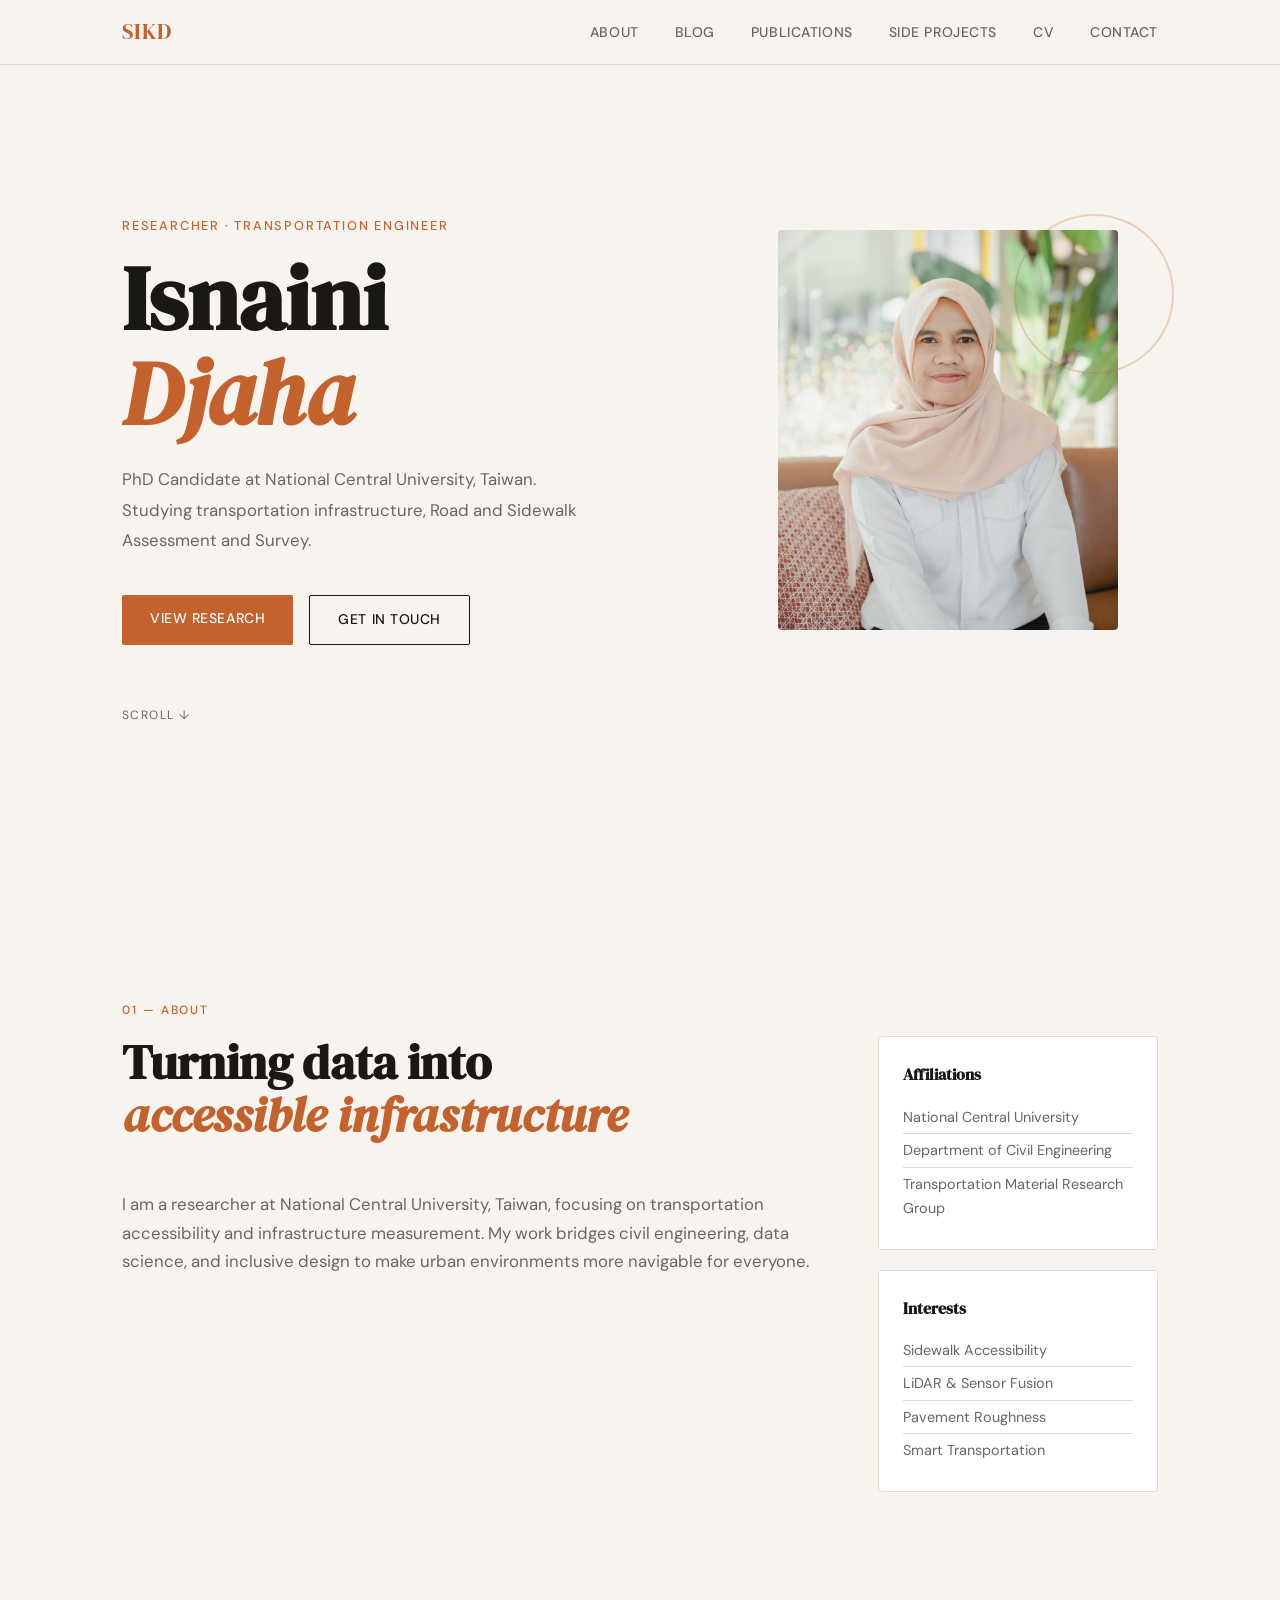
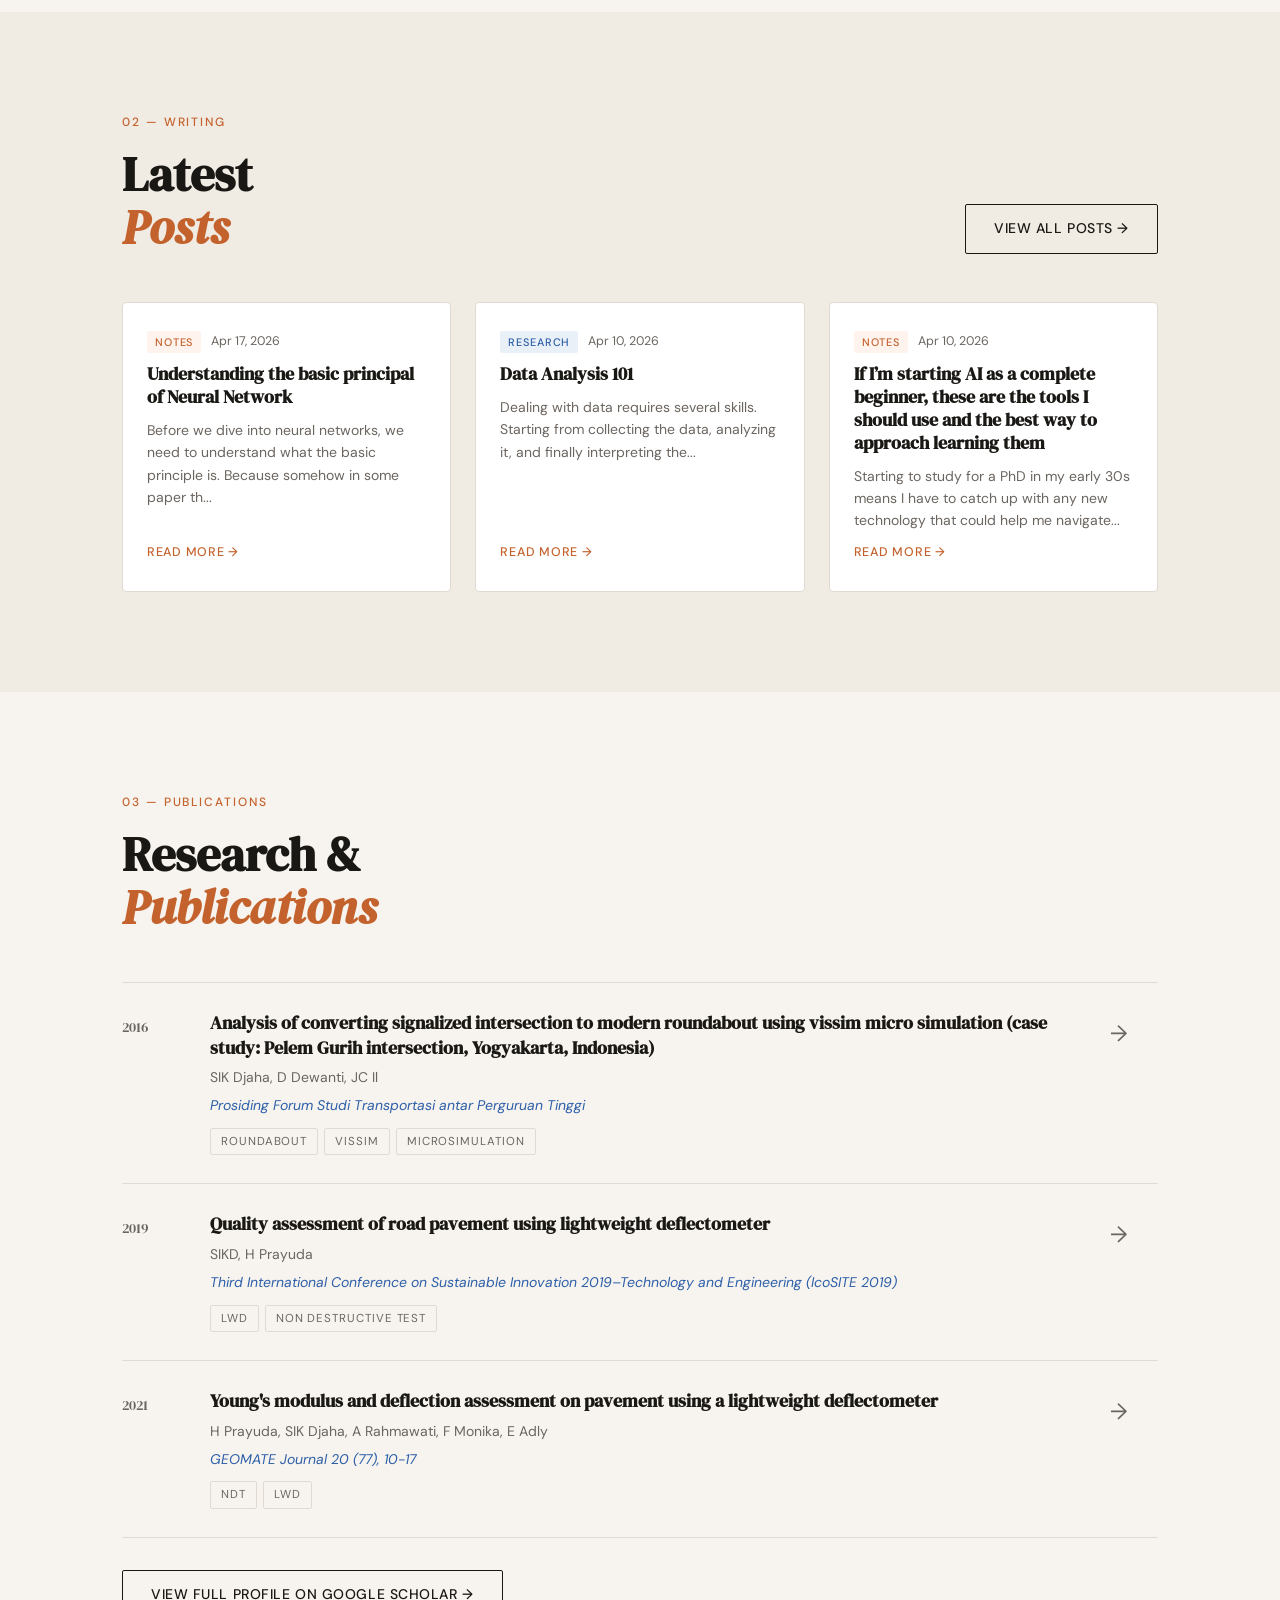
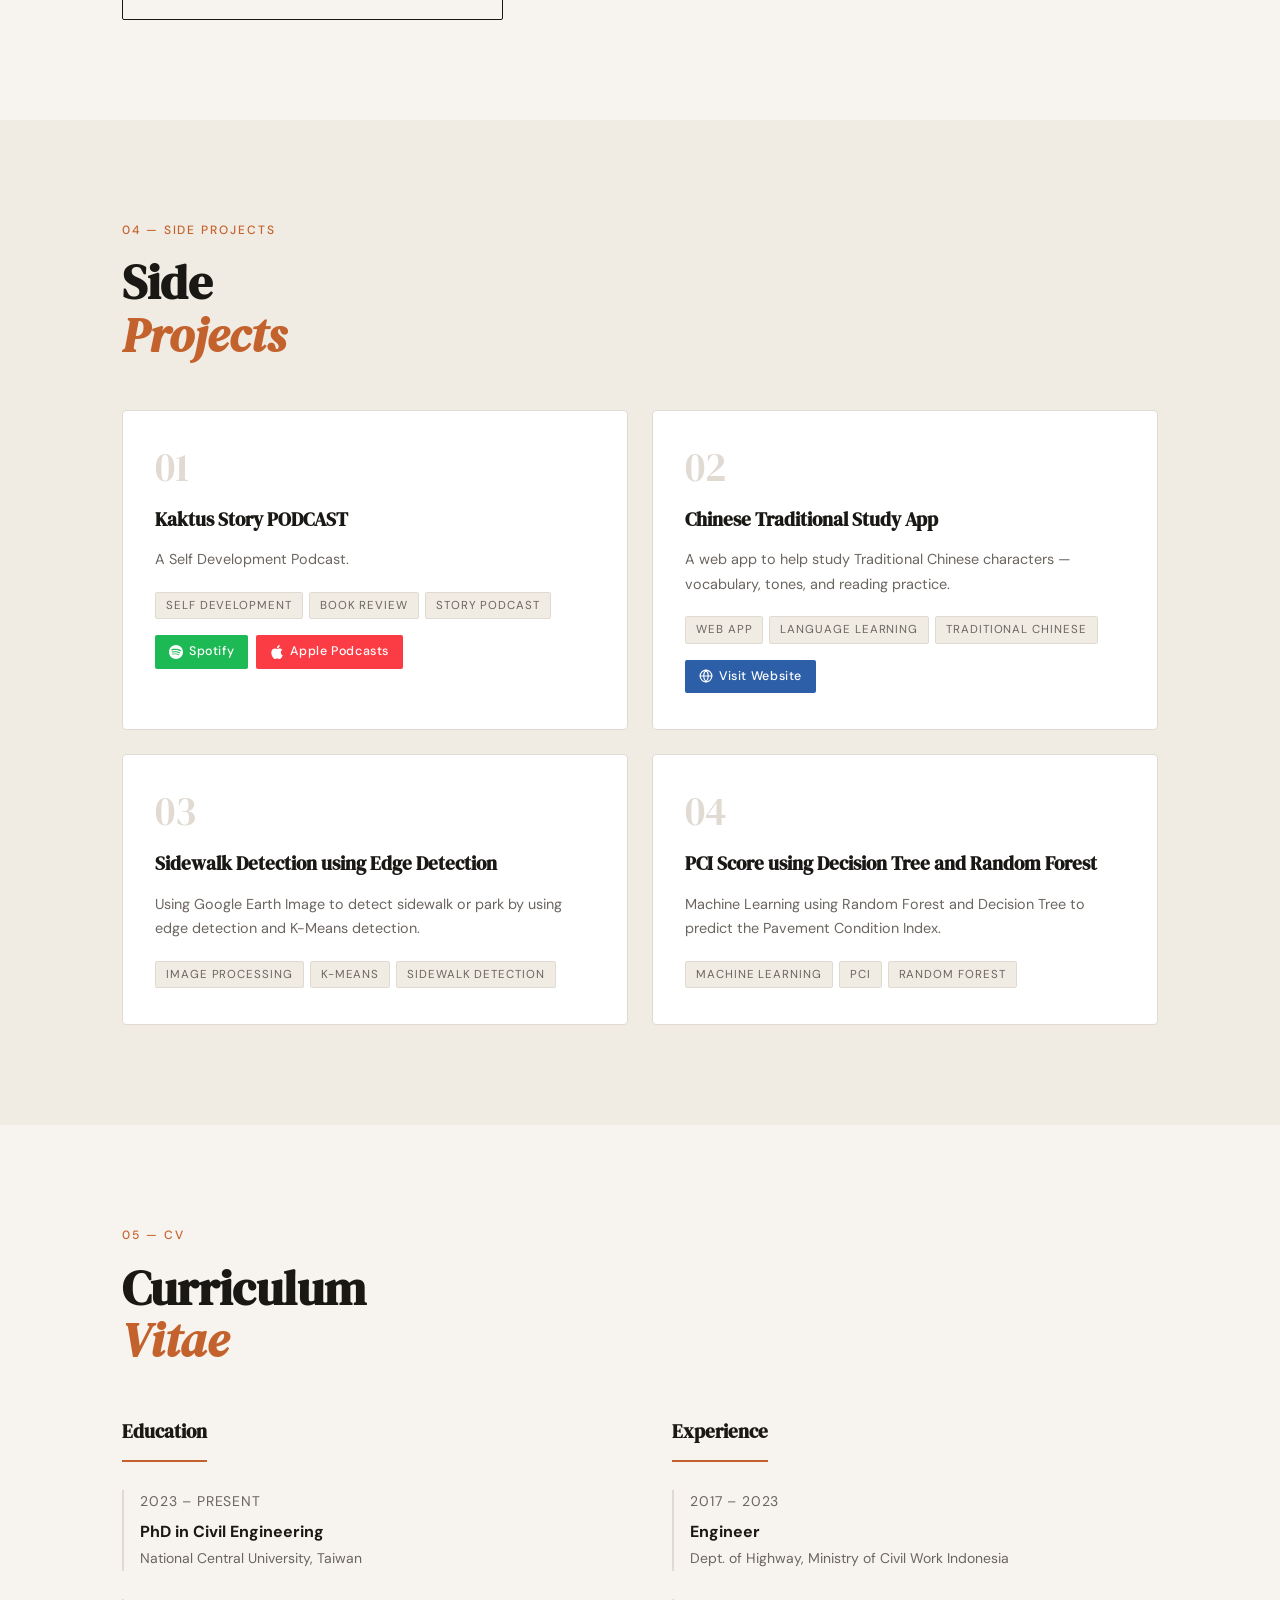
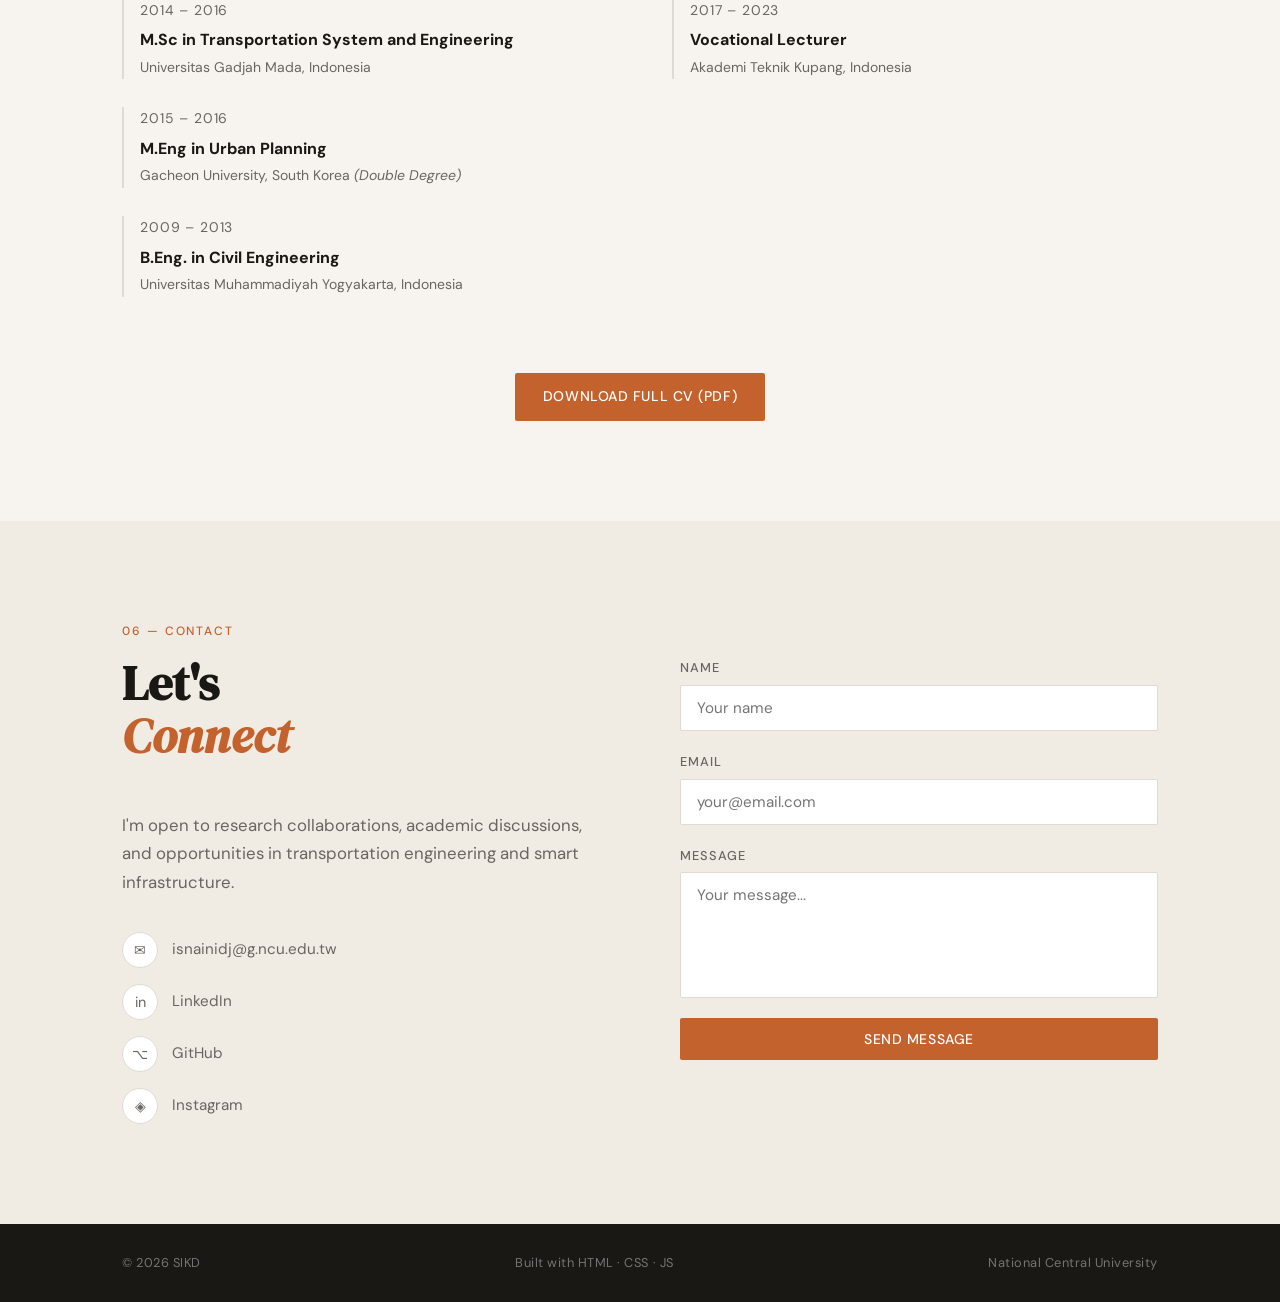
<file: index.html>
<!DOCTYPE html>
<html lang="en">
<head>
  <meta charset="UTF-8" />
  <meta name="viewport" content="width=device-width, initial-scale=1.0"/>
  <title>SIKD Portfolio</title>
  <link rel="stylesheet" href="style.css" />
  <link href="https://fonts.googleapis.com/css2?family=DM+Serif+Display:ital@0;1&family=DM+Sans:wght@300;400;500&display=swap" rel="stylesheet"/>
  <!-- Google tag (gtag.js) -->
  <script async src="https://www.googletagmanager.com/gtag/js?id=G-DDK8HKDE6V"></script>
  <script>
    window.dataLayer = window.dataLayer || [];
    function gtag(){dataLayer.push(arguments);}
    gtag('js', new Date());
    gtag('config', 'G-DDK8HKDE6V');
  </script>
</head>
<body>

  <!-- NAV -->
  <nav id="navbar">
    <div class="nav-inner">
      <span class="nav-logo">SIKD</span>
      <button class="burger" id="burger" aria-label="Toggle menu">
        <span></span><span></span><span></span>
      </button>
      <ul class="nav-links" id="nav-links">
        <li><a href="#about">About</a></li>
        <li><a href="blog.html">Blog</a></li>
        <li><a href="#publications">Publications</a></li>
        <li><a href="#projects">Side Projects</a></li>
        <li><a href="#cv">CV</a></li>
        <li><a href="#contact">Contact</a></li>
      </ul>
    </div>
  </nav>

  <!-- HERO -->
  <header class="hero">
    <div class="hero-grid">
      <div class="hero-text">
        <p class="hero-label">Researcher · Transportation Engineer</p>
        <h1 class="hero-name">Isnaini<br/><em>Djaha</em></h1>
        <p class="hero-sub">PhD Candidate at National Central University, Taiwan.<br/>
          Studying transportation infrastructure, Road and Sidewalk Assessment and Survey.</p>
        <div class="hero-cta">
          <a href="#publications" class="btn-primary">View Research</a>
          <a href="#contact" class="btn-ghost">Get in Touch</a>
        </div>
      </div>
      <div class="hero-photo-wrap">
        <div class="hero-photo-frame">
          <img src="isna.jpeg" alt="Isnaini Djaha" class="hero-photo" />
        </div>
        <div class="hero-accent-ring"></div>
      </div>
    </div>
    <div class="hero-scroll-hint">scroll ↓</div>
  </header>

  <!-- ABOUT -->
  <section id="about" class="section">
    <div class="container">
      <div class="section-label">01 — About</div>
      <div class="about-grid">
        <div class="about-main">
          <h2 class="section-title">Turning data into<br/><em>accessible infrastructure</em></h2>
          <p>I am a researcher at National Central University, Taiwan, focusing on transportation accessibility and infrastructure measurement. My work bridges civil engineering, data science, and inclusive design to make urban environments more navigable for everyone.</p>
        </div>
        <div class="about-side">
          <div class="info-card">
            <h3>Affiliations</h3>
            <ul>
              <li>National Central University</li>
              <li>Department of Civil Engineering</li>
              <li>Transportation Material Research Group</li>
            </ul>
          </div>
          <div class="info-card">
            <h3>Interests</h3>
            <ul>
              <li>Sidewalk Accessibility</li>
              <li>LiDAR &amp; Sensor Fusion</li>
              <li>Pavement Roughness</li>
              <li>Smart Transportation</li>
            </ul>
          </div>
        </div>
      </div>
    </div>
  </section>

  <!-- LATEST POSTS -->
  <section id="blog-preview" class="section section-alt">
    <div class="container">
      <div class="section-label">02 — Writing</div>
      <div style="display:flex; align-items:flex-end; justify-content:space-between; flex-wrap:wrap; gap:16px; margin-bottom:48px;">
        <h2 class="section-title" style="margin-bottom:0">Latest<br/><em>Posts</em></h2>
        <a href="blog.html" class="btn-ghost">View All Posts →</a>
      </div>
      <div id="latest-posts-grid" style="display:grid; grid-template-columns:repeat(3,1fr); gap:24px;">
        <div style="color:var(--muted); font-size:0.9rem; grid-column:1/-1; text-align:center; padding:40px 0;" id="latest-empty">
          No posts yet. <a href="blog.html" style="color:var(--accent);">Start writing →</a>
        </div>
      </div>
    </div>
  </section>

  <!-- PUBLICATIONS -->
  <section id="publications" class="section">
    <div class="container">
      <div class="section-label">03 — Publications</div>
      <h2 class="section-title">Research &amp;<br/><em>Publications</em></h2>
      <div class="pub-list">

        <article class="pub-item">
          <span class="pub-year">2016</span>
          <div class="pub-body">
            <h3 class="pub-title">Analysis of converting signalized intersection to modern roundabout using vissim micro simulation (case study: Pelem Gurih intersection, Yogyakarta, Indonesia)</h3>
            <p class="pub-authors">SIK Djaha, D Dewanti, JC Il</p>
            <p class="pub-journal">Prosiding Forum Studi Transportasi antar Perguruan Tinggi</p>
            <div class="pub-tags">
              <span class="tag">Roundabout</span>
              <span class="tag">Vissim</span>
              <span class="tag">Microsimulation</span>
            </div>
          </div>
          <a href="#" class="pub-link" aria-label="View paper">→</a>
        </article>

        <article class="pub-item">
          <span class="pub-year">2019</span>
          <div class="pub-body">
            <h3 class="pub-title">Quality assessment of road pavement using lightweight deflectometer</h3>
            <p class="pub-authors">SIKD, H Prayuda</p>
            <p class="pub-journal">Third International Conference on Sustainable Innovation 2019–Technology and Engineering (IcoSITE 2019)</p>
            <div class="pub-tags">
              <span class="tag">LWD</span>
              <span class="tag">Non Destructive Test</span>
            </div>
          </div>
          <a href="#" class="pub-link" aria-label="View paper">→</a>
        </article>

        <article class="pub-item">
          <span class="pub-year">2021</span>
          <div class="pub-body">
            <h3 class="pub-title">Young's modulus and deflection assessment on pavement using a lightweight deflectometer</h3>
            <p class="pub-authors">H Prayuda, SIK Djaha, A Rahmawati, F Monika, E Adly</p>
            <p class="pub-journal">GEOMATE Journal 20 (77), 10-17</p>
            <div class="pub-tags">
              <span class="tag">NDT</span>
              <span class="tag">LWD</span>
            </div>
          </div>
          <a href="#" class="pub-link" aria-label="View paper">→</a>
        </article>

      </div>
      <div style="margin-top: 32px;">
        <a href="https://scholar.google.com/citations?user=42AXFUIAAAAJ&hl=en" target="_blank" class="btn-ghost">View full profile on Google Scholar →</a>
      </div>
    </div>
  </section>

  <!-- PROJECTS -->
  <section id="projects" class="section section-alt">
    <div class="container">
      <div class="section-label">04 — Side Projects</div>
      <h2 class="section-title">Side<br/><em>Projects</em></h2>
      <div class="projects-grid">

        <div class="project-card">
          <div class="project-num">01</div>
          <h3>Kaktus Story PODCAST</h3>
          <p>A Self Development Podcast.</p>
          <div class="project-tags">
            <span class="tag">Self Development</span>
            <span class="tag">Book Review</span>
            <span class="tag">Story Podcast</span>
          </div>
          <div class="project-links">
            <a href="https://open.spotify.com/show/0MwXPVQeyVbnU8nPAhCc6E?si=3a3e48da8ba744f4" target="_blank" rel="noopener noreferrer" class="project-link project-link--spotify">
              <svg width="14" height="14" viewBox="0 0 24 24" fill="currentColor"><path d="M12 0C5.4 0 0 5.4 0 12s5.4 12 12 12 12-5.4 12-12S18.66 0 12 0zm5.521 17.34c-.24.359-.66.48-1.021.24-2.82-1.74-6.36-2.101-10.561-1.141-.418.122-.779-.179-.899-.539-.12-.421.18-.78.54-.9 4.56-1.021 8.52-.6 11.64 1.32.42.18.479.659.301 1.02zm1.44-3.3c-.301.42-.841.6-1.262.3-3.239-1.98-8.159-2.58-11.939-1.38-.479.12-1.02-.12-1.14-.6-.12-.48.12-1.021.6-1.141C9.6 9.9 15 10.561 18.72 12.84c.361.181.54.78.241 1.2zm.12-3.36C15.24 8.4 8.82 8.16 5.16 9.301c-.6.179-1.2-.181-1.38-.721-.18-.601.18-1.2.72-1.381 4.26-1.26 11.28-1.02 15.721 1.621.539.3.719 1.02.419 1.56-.299.421-1.02.599-1.559.3z"/></svg>
              Spotify
            </a>
            <a href="https://podcasts.apple.com/us/podcast/kaktus-story/id1846778394?l=zh-Hant-TW" target="_blank" rel="noopener noreferrer" class="project-link project-link--apple">
              <svg width="14" height="14" viewBox="0 0 24 24" fill="currentColor"><path d="M12.152 6.896c-.948 0-2.415-1.078-3.96-1.04-2.04.027-3.91 1.183-4.961 3.014-2.117 3.675-.546 9.103 1.519 12.09 1.013 1.454 2.208 3.09 3.792 3.039 1.52-.065 2.09-.987 3.935-.987 1.831 0 2.35.987 3.96.948 1.637-.026 2.676-1.48 3.676-2.948 1.156-1.688 1.636-3.325 1.662-3.415-.039-.013-3.182-1.221-3.22-4.857-.026-3.04 2.48-4.494 2.597-4.559-1.429-2.09-3.623-2.324-4.39-2.376-2-.156-3.675 1.09-4.61 1.09zM15.53 3.83c.843-1.012 1.4-2.427 1.245-3.83-1.207.052-2.662.805-3.532 1.818-.78.896-1.454 2.338-1.273 3.714 1.338.104 2.715-.688 3.56-1.701"/></svg>
              Apple Podcasts
            </a>
          </div>
        </div>

        <div class="project-card">
          <div class="project-num">02</div>
          <h3>Chinese Traditional Study App</h3>
          <p>A web app to help study Traditional Chinese characters — vocabulary, tones, and reading practice.</p>
          <div class="project-tags">
            <span class="tag">Web App</span>
            <span class="tag">Language Learning</span>
            <span class="tag">Traditional Chinese</span>
          </div>
          <div class="project-links">
            <a href="https://iniizhna.github.io/Study-Chinese-Traditional/" target="_blank" rel="noopener noreferrer" class="project-link project-link--web">
              <svg width="14" height="14" viewBox="0 0 24 24" fill="none" stroke="currentColor" stroke-width="2" stroke-linecap="round" stroke-linejoin="round"><circle cx="12" cy="12" r="10"/><line x1="2" y1="12" x2="22" y2="12"/><path d="M12 2a15.3 15.3 0 0 1 4 10 15.3 15.3 0 0 1-4 10 15.3 15.3 0 0 1-4-10 15.3 15.3 0 0 1 4-10z"/></svg>
              Visit Website
            </a>
          </div>
        </div>

        <div class="project-card">
          <div class="project-num">03</div>
          <h3>Sidewalk Detection using Edge Detection</h3>
          <p>Using Google Earth Image to detect sidewalk or park by using edge detection and K-Means detection.</p>
          <div class="project-tags">
            <span class="tag">Image Processing</span>
            <span class="tag">K-Means</span>
            <span class="tag">Sidewalk Detection</span>
          </div>
        </div>

        <div class="project-card">
          <div class="project-num">04</div>
          <h3>PCI Score using Decision Tree and Random Forest</h3>
          <p>Machine Learning using Random Forest and Decision Tree to predict the Pavement Condition Index.</p>
          <div class="project-tags">
            <span class="tag">Machine Learning</span>
            <span class="tag">PCI</span>
            <span class="tag">Random Forest</span>
          </div>
        </div>

      </div>
    </div>
  </section>

  <!-- CV -->
  <section id="cv" class="section">
    <div class="container">
      <div class="section-label">05 — CV</div>
      <h2 class="section-title">Curriculum<br/><em>Vitae</em></h2>
      <div class="cv-grid">
        <div class="cv-col">
          <h3 class="cv-col-title">Education</h3>
          <div class="cv-entry">
            <span class="cv-year">2023 – Present</span>
            <strong>PhD in Civil Engineering</strong>
            <span>National Central University, Taiwan</span>
          </div>
          <div class="cv-entry">
            <span class="cv-year">2014 – 2016</span>
            <strong>M.Sc in Transportation System and Engineering</strong>
            <span>Universitas Gadjah Mada, Indonesia</span>
          </div>
          <div class="cv-entry">
            <span class="cv-year">2015 – 2016</span>
            <strong>M.Eng in Urban Planning</strong>
            <span>Gacheon University, South Korea <em>(Double Degree)</em></span>
          </div>
          <div class="cv-entry">
            <span class="cv-year">2009 – 2013</span>
            <strong>B.Eng. in Civil Engineering</strong>
            <span>Universitas Muhammadiyah Yogyakarta, Indonesia</span>
          </div>
        </div>
        <div class="cv-col">
          <h3 class="cv-col-title">Experience</h3>
          <div class="cv-entry">
            <span class="cv-year">2017 – 2023</span>
            <strong>Engineer</strong>
            <span>Dept. of Highway, Ministry of Civil Work Indonesia</span>
          </div>
          <div class="cv-entry">
            <span class="cv-year">2017 – 2023</span>
            <strong>Vocational Lecturer</strong>
            <span>Akademi Teknik Kupang, Indonesia</span>
          </div>
        </div>
      </div>
      <div class="cv-download">
        <a href="cv.pdf.pdf" class="btn-primary" download="Isnaini_Djaha_CV.pdf">Download Full CV (PDF)</a>
      </div>
    </div>
  </section>

  <!-- CONTACT -->
  <section id="contact" class="section section-alt">
    <div class="container">
      <div class="section-label">06 — Contact</div>
      <div class="contact-grid">
        <div class="contact-left">
          <h2 class="section-title">Let's<br/><em>Connect</em></h2>
          <p>I'm open to research collaborations, academic discussions, and opportunities in transportation engineering and smart infrastructure.</p>
          <div class="contact-links">
            <a href="mailto:isnainidj@g.ncu.edu.tw" class="contact-item">
              <span class="contact-icon">✉</span>
              isnainidj@g.ncu.edu.tw
            </a>
            <a href="https://www.linkedin.com/in/isnaini-k/" target="_blank" class="contact-item">
              <span class="contact-icon">in</span>
              LinkedIn
            </a>
            <a href="https://github.com/iniizhna" target="_blank" class="contact-item">
              <span class="contact-icon">⌥</span>
              GitHub
            </a>
            <a href="https://www.instagram.com/iniizhna" target="_blank" class="contact-item">
              <span class="contact-icon">◈</span>
              Instagram
            </a>
          </div>
        </div>
        <div class="contact-right">
          <form class="contact-form" onsubmit="handleFormSubmit(event)">
            <div class="form-group">
              <label for="name">Name</label>
              <input type="text" id="name" placeholder="Your name" required />
            </div>
            <div class="form-group">
              <label for="email">Email</label>
              <input type="email" id="email" placeholder="your@email.com" required />
            </div>
            <div class="form-group">
              <label for="message">Message</label>
              <textarea id="message" rows="5" placeholder="Your message..." required></textarea>
            </div>
            <button type="submit" class="btn-primary full-width">Send Message</button>
            <p class="form-note" id="form-success" style="display:none;">✓ Message sent! (Note: connect to a backend service like Formspree to make this functional.)</p>
          </form>
        </div>
      </div>
    </div>
  </section>

  <!-- FOOTER -->
  <footer class="footer">
    <div class="container footer-inner">
      <span>© 2026 SIKD</span>
      <span>Built with HTML · CSS · JS</span>
      <span>National Central University</span>
    </div>
  </footer>

  <script src="script.js"></script>
  <script>
    // Load latest 3 posts from posts.json
    async function loadLatestPosts() {
      let posts = [];
      try {
        const res = await fetch('posts.json');
        if (res.ok) posts = await res.json();
      } catch(e) {}

      // Also check localStorage for local preview
      const local = JSON.parse(localStorage.getItem('sikd_posts') || '[]');
      local.forEach(lp => { if (!posts.find(p => p.id === lp.id)) posts.push(lp); });

      // Sort newest first
      posts.sort((a, b) => new Date(b.date) - new Date(a.date));

      const grid = document.getElementById('latest-posts-grid');
      const empty = document.getElementById('latest-empty');
      const latest = posts.slice(0, 3);

      if (latest.length === 0) { empty.style.display = 'block'; return; }
      empty.style.display = 'none';

      const catStyle = {
        research:   { label: 'Research',      cls: 'cat-research' },
        notes:      { label: 'Notes',         cls: 'cat-notes' },
        conference: { label: 'Conference',    cls: 'cat-conference' },
        paper:      { label: 'Paper Summary', cls: 'cat-paper' },
      };

      latest.forEach(post => {
        const cat = catStyle[post.category] || catStyle.notes;
        const dateStr = new Date(post.date).toLocaleDateString('en-US', { month:'short', day:'numeric', year:'numeric' });
        const excerpt = post.content.replace(/https?:\/\/\S+/g, '').trim().substring(0, 120);
        const card = document.createElement('a');
        card.href = 'blog.html';
        card.className = 'latest-post-card';
        card.innerHTML = `
          <div class="lp-meta">
            <span class="lp-cat ${cat.cls}">${cat.label}</span>
            <span class="lp-date">${dateStr}</span>
          </div>
          <h3 class="lp-title">${post.title}</h3>
          <p class="lp-excerpt">${excerpt}...</p>
          <span class="lp-more">Read more →</span>
        `;
        grid.appendChild(card);
      });
    }
    loadLatestPosts();
  </script>

</body>
</html>
</file>
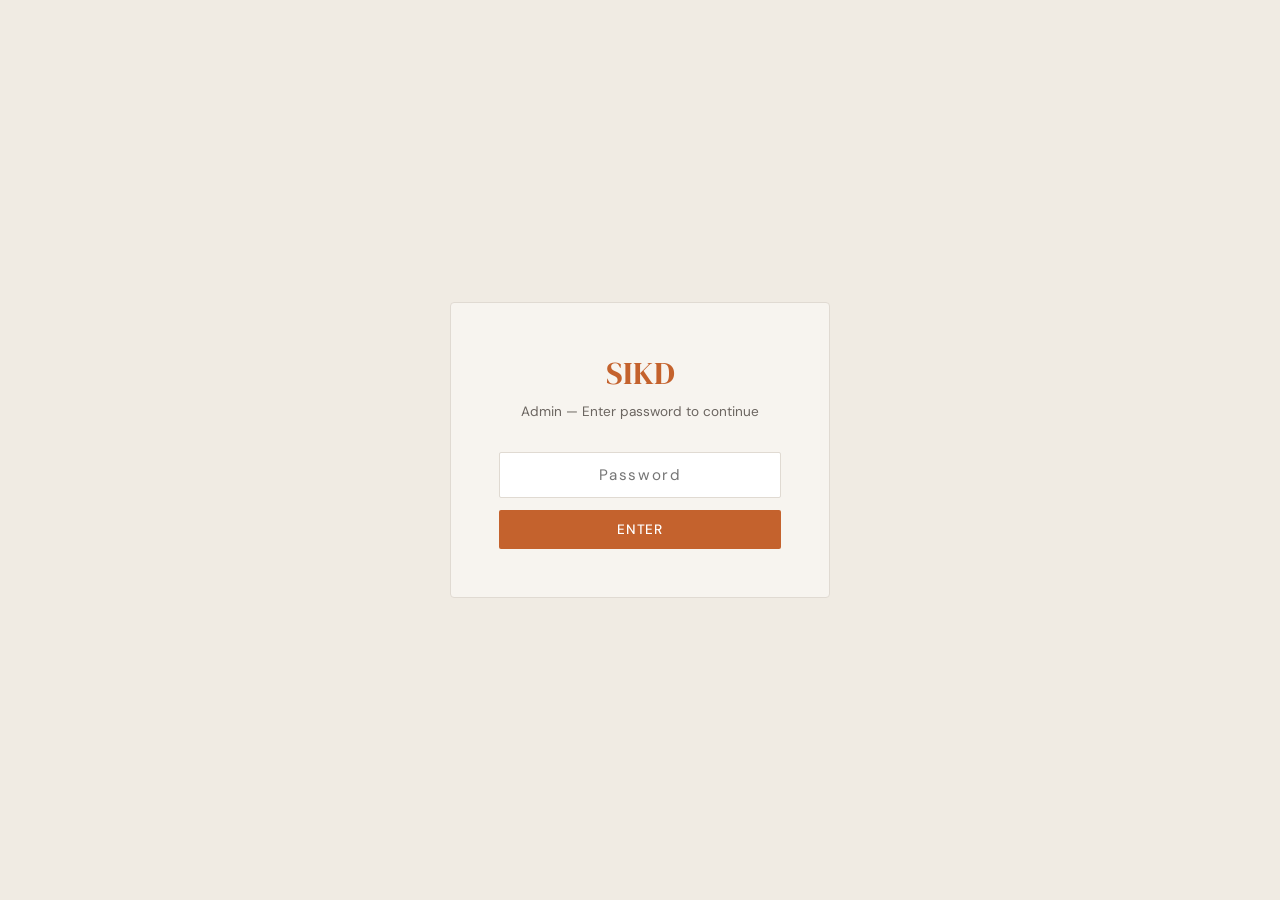
<file: admin.html>
<!DOCTYPE html>
<html lang="en">
<head>
  <meta charset="UTF-8"/>
  <meta name="viewport" content="width=device-width, initial-scale=1.0"/>
  <title>Admin — Write Post</title>
  <link href="https://fonts.googleapis.com/css2?family=DM+Serif+Display:ital@0;1&family=DM+Sans:wght@300;400;500&display=swap" rel="stylesheet"/>
  <style>
    :root {
      --cream: #F7F4EF; --ink: #1A1814; --muted: #6B6560;
      --accent: #C4622D; --accent2: #2D5FA8;
      --border: #E0DAD2; --card-bg: #FFFFFF; --alt-bg: #F0EBE3;
      --serif: 'DM Serif Display', Georgia, serif;
      --sans: 'DM Sans', sans-serif;
      --success: #2D7A3A; --danger: #B02020;
    }
    *, *::before, *::after { box-sizing: border-box; margin: 0; padding: 0; }
    body { font-family: var(--sans); background: var(--alt-bg); color: var(--ink); min-height: 100vh; }

    /* LOGIN SCREEN */
    .login-screen {
      min-height: 100vh; display: flex;
      align-items: center; justify-content: center; padding: 20px;
    }
    .login-box {
      background: var(--cream); border: 1px solid var(--border);
      border-radius: 4px; padding: 48px; max-width: 380px; width: 100%;
      text-align: center;
    }
    .login-logo { font-family: var(--serif); font-size: 2rem; color: var(--accent); margin-bottom: 8px; }
    .login-sub { font-size: 0.85rem; color: var(--muted); margin-bottom: 32px; }
    .login-box input {
      width: 100%; padding: 12px 16px; border: 1.5px solid var(--border);
      border-radius: 2px; font-family: var(--sans); font-size: 0.95rem;
      background: var(--card-bg); color: var(--ink); margin-bottom: 12px;
      outline: none; text-align: center; letter-spacing: 0.1em;
      transition: border-color 0.2s;
    }
    .login-box input:focus { border-color: var(--accent); }
    .login-error { font-size: 0.82rem; color: var(--danger); margin-bottom: 12px; display: none; }

    /* ADMIN LAYOUT */
    .admin-screen { display: none; min-height: 100vh; }
    .admin-header {
      background: var(--ink); color: var(--cream);
      padding: 0 32px; height: 64px;
      display: flex; align-items: center; justify-content: space-between;
    }
    .admin-logo { font-family: var(--serif); font-size: 1.2rem; color: var(--accent); }
    .admin-header-right { display: flex; gap: 12px; align-items: center; }
    .admin-header a { color: rgba(255,255,255,0.6); font-size: 0.82rem; text-decoration: none; transition: color 0.2s; }
    .admin-header a:hover { color: #fff; }

    .admin-body {
      max-width: 1100px; margin: 0 auto;
      padding: 40px 32px;
      display: grid; grid-template-columns: 1fr 340px; gap: 32px; align-items: start;
    }

    /* EDITOR */
    .editor-panel { background: var(--cream); border: 1px solid var(--border); border-radius: 4px; padding: 36px; }
    .editor-title-bar { display: flex; align-items: center; justify-content: space-between; margin-bottom: 28px; }
    .editor-title-bar h2 { font-family: var(--serif); font-size: 1.4rem; }
    .form-group { display: flex; flex-direction: column; gap: 6px; margin-bottom: 20px; }
    .form-group label { font-size: 0.75rem; letter-spacing: 0.1em; text-transform: uppercase; color: var(--muted); font-weight: 500; }
    .form-group input,
    .form-group select,
    .form-group textarea {
      padding: 11px 14px; border: 1.5px solid var(--border);
      border-radius: 2px; font-family: var(--sans); font-size: 0.95rem;
      background: var(--card-bg); color: var(--ink); outline: none;
      transition: border-color 0.2s; resize: none;
    }
    .form-group input:focus,
    .form-group select:focus,
    .form-group textarea:focus { border-color: var(--accent); }
    .form-group textarea { min-height: 320px; line-height: 1.7; }
    .char-count { font-size: 0.75rem; color: var(--muted); text-align: right; margin-top: 4px; }

    .btn { padding: 11px 24px; border-radius: 2px; border: none; cursor: pointer; font-family: var(--sans); font-size: 0.85rem; font-weight: 500; letter-spacing: 0.05em; text-transform: uppercase; transition: all 0.2s; }
    .btn-save { background: var(--accent); color: #fff; }
    .btn-save:hover { background: #a8501f; }
    .btn-clear { background: transparent; border: 1.5px solid var(--border); color: var(--muted); }
    .btn-clear:hover { border-color: var(--ink); color: var(--ink); }
    .btn-danger { background: transparent; border: 1.5px solid #e8b4b4; color: var(--danger); font-size: 0.78rem; padding: 7px 14px; }
    .btn-danger:hover { background: #fdf0f0; }
    .btn-export { background: var(--accent2); color: #fff; width: 100%; text-align: center; }
    .btn-export:hover { background: #244d8a; }

    .form-actions { display: flex; gap: 12px; margin-top: 8px; }
    .toast {
      padding: 12px 18px; border-radius: 2px; font-size: 0.875rem;
      margin-top: 16px; display: none;
    }
    .toast.success { background: #eaf5ec; color: var(--success); border: 1px solid #b8ddbf; }
    .toast.error { background: #fdf0f0; color: var(--danger); border: 1px solid #e8b4b4; }

    /* POSTS LIST PANEL */
    .posts-panel { display: flex; flex-direction: column; gap: 16px; }
    .panel-box { background: var(--cream); border: 1px solid var(--border); border-radius: 4px; padding: 24px; }
    .panel-box h3 { font-family: var(--serif); font-size: 1.1rem; margin-bottom: 16px; }

    .post-item {
      padding: 14px 0; border-bottom: 1px solid var(--border);
      display: flex; flex-direction: column; gap: 4px;
    }
    .post-item:last-child { border-bottom: none; padding-bottom: 0; }
    .post-item-top { display: flex; align-items: flex-start; justify-content: space-between; gap: 8px; }
    .post-item-title { font-size: 0.92rem; font-weight: 500; line-height: 1.3; flex: 1; cursor: pointer; transition: color 0.2s; }
    .post-item-title:hover { color: var(--accent); }
    .post-item-meta { display: flex; gap: 8px; align-items: center; }
    .post-item-cat { font-size: 0.68rem; letter-spacing: 0.07em; text-transform: uppercase; padding: 2px 8px; border-radius: 2px; }
    .cat-research { background: #EAF0F8; color: var(--accent2); }
    .cat-notes { background: #FFF3EE; color: var(--accent); }
    .cat-conference { background: #F0F5EA; color: #3A7D2C; }
    .cat-paper { background: #F5F0FA; color: #6B35A8; }
    .post-item-date { font-size: 0.75rem; color: var(--muted); }
    .no-posts { font-size: 0.875rem; color: var(--muted); text-align: center; padding: 20px 0; }

    /* Stats */
    .stats-grid { display: grid; grid-template-columns: 1fr 1fr; gap: 10px; }
    .stat-item { text-align: center; padding: 12px; background: var(--alt-bg); border-radius: 2px; }
    .stat-num { font-family: var(--serif); font-size: 1.6rem; color: var(--accent); }
    .stat-label { font-size: 0.72rem; color: var(--muted); text-transform: uppercase; letter-spacing: 0.07em; }

    /* Export instructions */
    .export-steps { font-size: 0.82rem; color: var(--muted); line-height: 1.7; margin-bottom: 14px; }
    .export-steps strong { color: var(--ink); }

    @media (max-width: 860px) {
      .admin-body { grid-template-columns: 1fr; }
    }
  </style>
</head>
<body>

  <!-- LOGIN -->
  <div class="login-screen" id="login-screen">
    <div class="login-box">
      <div class="login-logo">SIKD</div>
      <p class="login-sub">Admin — Enter password to continue</p>
      <p class="login-error" id="login-error">Incorrect password. Try again.</p>
      <input type="password" id="password-input" placeholder="Password" />
      <button class="btn btn-save" style="width:100%" onclick="checkPassword()">Enter</button>
    </div>
  </div>

  <!-- ADMIN -->
  <div class="admin-screen" id="admin-screen">
    <div class="admin-header">
      <span class="admin-logo">SIKD Admin</span>
      <div class="admin-header-right">
        <a href="blog.html" target="_blank">View Blog →</a>
        <a href="#" onclick="logout()">Log out</a>
      </div>
    </div>

    <div class="admin-body">

      <!-- EDITOR -->
      <div class="editor-panel">
        <div class="editor-title-bar">
          <h2 id="editor-heading">New Post</h2>
          <button class="btn btn-clear" onclick="clearForm()">Clear</button>
        </div>

        <input type="hidden" id="edit-id" value=""/>

        <div class="form-group">
          <label>Title</label>
          <input type="text" id="post-title" placeholder="Enter post title..." />
        </div>

        <div class="form-group">
          <label>Category</label>
          <select id="post-category">
            <option value="research">Research</option>
            <option value="notes">Notes</option>
            <option value="conference">Conference</option>
            <option value="paper">Paper Summary</option>
          </select>
        </div>

        <div class="form-group">
          <label>Date</label>
          <input type="date" id="post-date" />
        </div>

        <div class="form-group">
          <label>Content</label>
          <textarea id="post-content" placeholder="Write your post here...&#10;&#10;You can write freely. Press Enter for new paragraphs." oninput="updateCharCount()"></textarea>
          <div class="char-count" id="char-count">0 characters</div>
        </div>

        <div class="form-actions">
          <button class="btn btn-save" onclick="savePost()">Save Post</button>
        </div>
        <div class="toast" id="toast"></div>
      </div>

      <!-- SIDEBAR -->
      <div class="posts-panel">

        <!-- Stats -->
        <div class="panel-box">
          <h3>Overview</h3>
          <div class="stats-grid" id="stats-grid">
            <div class="stat-item"><div class="stat-num" id="stat-total">0</div><div class="stat-label">Total</div></div>
            <div class="stat-item"><div class="stat-num" id="stat-research">0</div><div class="stat-label">Research</div></div>
            <div class="stat-item"><div class="stat-num" id="stat-notes">0</div><div class="stat-label">Notes</div></div>
            <div class="stat-item"><div class="stat-num" id="stat-conference">0</div><div class="stat-label">Conference</div></div>
          </div>
        </div>

        <!-- Export -->
        <div class="panel-box">
          <h3>Publish to GitHub</h3>
          <p class="export-steps">
            After writing posts, export them as <strong>posts.json</strong> and upload that file to your GitHub repository. The blog page will load it automatically.
          </p>
          <button class="btn btn-export" onclick="exportPosts()">Export posts.json</button>
        </div>

        <!-- Posts list -->
        <div class="panel-box">
          <h3>Your Posts</h3>
          <div id="posts-list"><p class="no-posts">No posts yet.</p></div>
        </div>

      </div>
    </div>
  </div>

  <script>
    // ── PASSWORD ──
    // Change this to your own password!
    const ADMIN_PASSWORD = 'sikd2024';

    function checkPassword() {
      const val = document.getElementById('password-input').value;
      if (val === ADMIN_PASSWORD) {
        sessionStorage.setItem('admin_auth', '1');
        showAdmin();
      } else {
        document.getElementById('login-error').style.display = 'block';
        document.getElementById('password-input').value = '';
        document.getElementById('password-input').focus();
      }
    }
    document.getElementById('password-input').addEventListener('keydown', e => {
      if (e.key === 'Enter') checkPassword();
    });

    function logout() {
      sessionStorage.removeItem('admin_auth');
      location.reload();
    }

    function showAdmin() {
      document.getElementById('login-screen').style.display = 'none';
      document.getElementById('admin-screen').style.display = 'block';
      // Set today's date
      document.getElementById('post-date').value = new Date().toISOString().split('T')[0];
      loadPostsList();
    }

    // Auto-login if already authenticated this session
    if (sessionStorage.getItem('admin_auth') === '1') showAdmin();

    // ── POSTS ──
    function getPosts() { return JSON.parse(localStorage.getItem('sikd_posts') || '[]'); }
    function savePosts(posts) { localStorage.setItem('sikd_posts', JSON.stringify(posts)); }

    function savePost() {
      const title = document.getElementById('post-title').value.trim();
      const category = document.getElementById('post-category').value;
      const date = document.getElementById('post-date').value;
      const content = document.getElementById('post-content').value.trim();
      const editId = document.getElementById('edit-id').value;

      if (!title) return showToast('Please enter a title.', 'error');
      if (!content) return showToast('Please write some content.', 'error');
      if (!date) return showToast('Please select a date.', 'error');

      const posts = getPosts();

      if (editId) {
        // Update existing
        const idx = posts.findIndex(p => p.id === editId);
        if (idx > -1) {
          posts[idx] = { ...posts[idx], title, category, date, content };
          savePosts(posts);
          showToast('Post updated!', 'success');
          clearForm();
        }
      } else {
        // New post
        const post = {
          id: 'post_' + Date.now(),
          title, category, date, content
        };
        posts.unshift(post);
        savePosts(posts);
        showToast('Post saved! Remember to export and upload posts.json to GitHub.', 'success');
        clearForm();
      }
      loadPostsList();
    }

    function editPost(id) {
      const posts = getPosts();
      const post = posts.find(p => p.id === id);
      if (!post) return;
      document.getElementById('edit-id').value = post.id;
      document.getElementById('post-title').value = post.title;
      document.getElementById('post-category').value = post.category;
      document.getElementById('post-date').value = post.date;
      document.getElementById('post-content').value = post.content;
      document.getElementById('editor-heading').textContent = 'Edit Post';
      updateCharCount();
      window.scrollTo({ top: 0, behavior: 'smooth' });
    }

    function deletePost(id) {
      if (!confirm('Delete this post?')) return;
      const posts = getPosts().filter(p => p.id !== id);
      savePosts(posts);
      loadPostsList();
      showToast('Post deleted.', 'success');
    }

    function clearForm() {
      document.getElementById('edit-id').value = '';
      document.getElementById('post-title').value = '';
      document.getElementById('post-category').value = 'research';
      document.getElementById('post-date').value = new Date().toISOString().split('T')[0];
      document.getElementById('post-content').value = '';
      document.getElementById('editor-heading').textContent = 'New Post';
      updateCharCount();
    }

    function loadPostsList() {
      const posts = getPosts();
      const list = document.getElementById('posts-list');

      // Stats
      document.getElementById('stat-total').textContent = posts.length;
      document.getElementById('stat-research').textContent = posts.filter(p=>p.category==='research').length;
      document.getElementById('stat-notes').textContent = posts.filter(p=>p.category==='notes').length;
      document.getElementById('stat-conference').textContent = posts.filter(p=>p.category==='conference').length;

      if (posts.length === 0) {
        list.innerHTML = '<p class="no-posts">No posts yet. Write your first one!</p>';
        return;
      }

      const catLabels = { research:'Research', notes:'Notes', conference:'Conference', paper:'Paper Summary' };
      list.innerHTML = posts.map(p => `
        <div class="post-item">
          <div class="post-item-top">
            <div class="post-item-title" onclick="editPost('${p.id}')">${p.title}</div>
            <button class="btn btn-danger" onclick="deletePost('${p.id}')">Delete</button>
          </div>
          <div class="post-item-meta">
            <span class="post-item-cat cat-${p.category}">${catLabels[p.category]||p.category}</span>
            <span class="post-item-date">${new Date(p.date).toLocaleDateString('en-US',{month:'short',day:'numeric',year:'numeric'})}</span>
          </div>
        </div>
      `).join('');
    }

    // ── EXPORT ──
    function exportPosts() {
      const posts = getPosts();
      if (posts.length === 0) return showToast('No posts to export yet!', 'error');
      const blob = new Blob([JSON.stringify(posts, null, 2)], { type: 'application/json' });
      const a = document.createElement('a');
      a.href = URL.createObjectURL(blob);
      a.download = 'posts.json';
      a.click();
      showToast('posts.json downloaded! Upload it to your GitHub repository.', 'success');
    }

    // ── UI HELPERS ──
    function updateCharCount() {
      const len = document.getElementById('post-content').value.length;
      document.getElementById('char-count').textContent = len.toLocaleString() + ' characters';
    }

    function showToast(msg, type) {
      const toast = document.getElementById('toast');
      toast.textContent = msg;
      toast.className = 'toast ' + type;
      toast.style.display = 'block';
      setTimeout(() => { toast.style.display = 'none'; }, 4000);
    }
  </script>
</body>
</html>
</file>
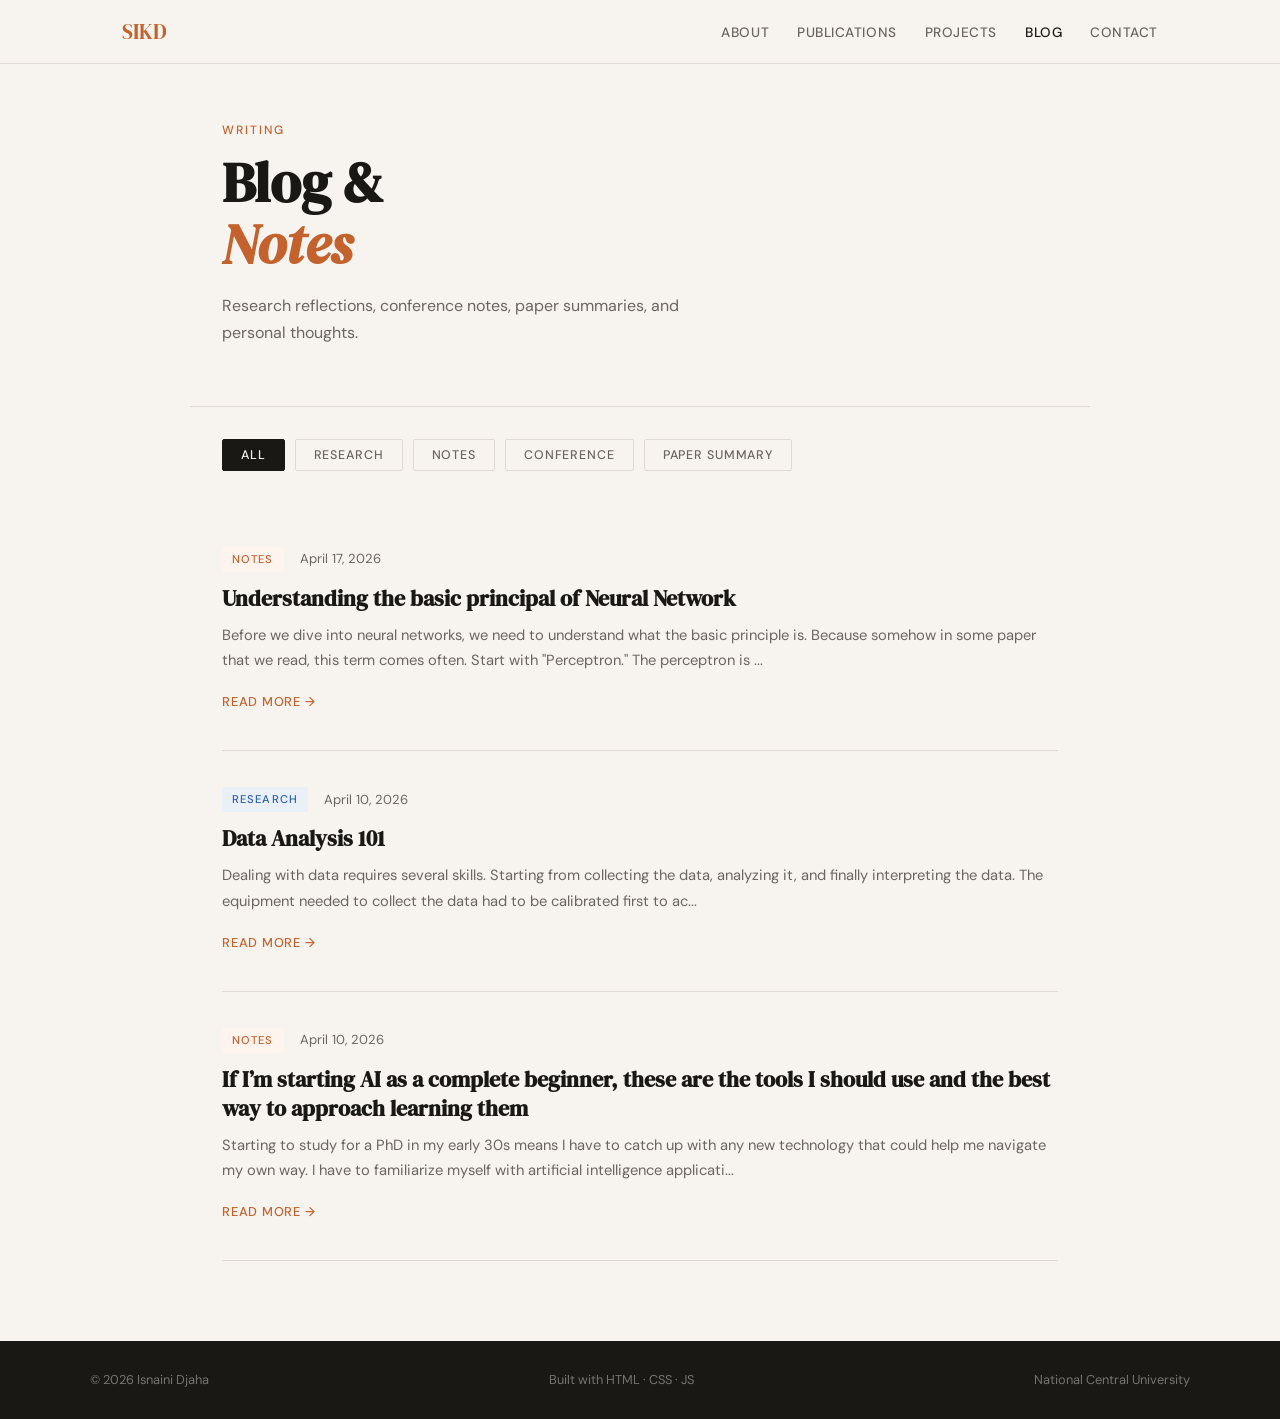
<file: blog.html>
<!DOCTYPE html>
<html lang="en">
<head>
  <meta charset="UTF-8"/>
  <meta name="viewport" content="width=device-width, initial-scale=1.0"/>
  <title>Blog & Notes — Isnaini Djaha</title>
  <link href="https://fonts.googleapis.com/css2?family=DM+Serif+Display:ital@0;1&family=DM+Sans:wght@300;400;500&display=swap" rel="stylesheet"/>
  <!-- Google tag (gtag.js) -->
  <script async src="https://www.googletagmanager.com/gtag/js?id=G-DDK8HKDE6V"></script>
  <script>
    window.dataLayer = window.dataLayer || [];
    function gtag(){dataLayer.push(arguments);}
    gtag('js', new Date());
    gtag('config', 'G-33BBJTZSKM');
  </script>
  <style>
    :root {
      --cream: #F7F4EF;
      --ink: #1A1814;
      --muted: #6B6560;
      --accent: #C4622D;
      --accent2: #2D5FA8;
      --border: #E0DAD2;
      --card-bg: #FFFFFF;
      --alt-bg: #F0EBE3;
      --serif: 'DM Serif Display', Georgia, serif;
      --sans: 'DM Sans', sans-serif;
      --max-w: 900px;
    }
    *, *::before, *::after { box-sizing: border-box; margin: 0; padding: 0; }
    html { scroll-behavior: smooth; }
    body { font-family: var(--sans); background: var(--cream); color: var(--ink); line-height: 1.7; }

    /* NAV */
    nav {
      position: fixed; top: 0; left: 0; right: 0; z-index: 100;
      background: rgba(247,244,239,0.92); backdrop-filter: blur(10px);
      border-bottom: 1px solid var(--border); height: 64px;
    }
    .nav-inner {
      max-width: 1100px; margin: 0 auto; padding: 0 32px;
      height: 100%; display: flex; align-items: center; justify-content: space-between;
    }
    .nav-logo { font-family: var(--serif); font-size: 1.3rem; color: var(--accent); text-decoration: none; }
    .nav-links { display: flex; gap: 28px; list-style: none; }
    .nav-links a { font-size: 0.85rem; font-weight: 500; letter-spacing: 0.04em; text-transform: uppercase; color: var(--muted); text-decoration: none; transition: color 0.2s; }
    .nav-links a:hover, .nav-links a.active { color: var(--ink); }

    /* HEADER */
    .page-header {
      padding: 120px 32px 60px;
      max-width: var(--max-w); margin: 0 auto;
      border-bottom: 1px solid var(--border);
    }
    .page-label { font-size: 0.75rem; letter-spacing: 0.16em; text-transform: uppercase; color: var(--accent); font-weight: 500; margin-bottom: 12px; }
    .page-title { font-family: var(--serif); font-size: clamp(2.2rem, 5vw, 3.5rem); line-height: 1.1; margin-bottom: 16px; }
    .page-title em { font-style: italic; color: var(--accent); }
    .page-desc { color: var(--muted); font-size: 1rem; max-width: 500px; }

    /* FILTERS */
    .filters {
      max-width: var(--max-w); margin: 0 auto;
      padding: 32px 32px 0;
      display: flex; gap: 10px; flex-wrap: wrap;
    }
    .filter-btn {
      padding: 7px 18px; border-radius: 2px;
      border: 1.5px solid var(--border);
      background: transparent; cursor: pointer;
      font-family: var(--sans); font-size: 0.78rem;
      font-weight: 500; letter-spacing: 0.07em;
      text-transform: uppercase; color: var(--muted);
      transition: all 0.2s;
    }
    .filter-btn:hover { border-color: var(--ink); color: var(--ink); }
    .filter-btn.active { background: var(--ink); color: var(--cream); border-color: var(--ink); }

    /* POSTS */
    .posts-container { max-width: var(--max-w); margin: 0 auto; padding: 40px 32px 80px; }
    .empty-state { text-align: center; padding: 80px 0; color: var(--muted); font-size: 1rem; }
    .empty-state span { font-size: 2.5rem; display: block; margin-bottom: 16px; }

    /* POST CARD */
    .post-card {
      border-bottom: 1px solid var(--border);
      padding: 36px 0;
      cursor: pointer;
      transition: all 0.2s;
    }
    .post-card:first-child { border-top: 1px solid var(--border); }
    .post-card:hover .post-title { color: var(--accent); }
    .post-meta { display: flex; align-items: center; gap: 16px; margin-bottom: 12px; }
    .post-category {
      font-size: 0.7rem; letter-spacing: 0.1em; text-transform: uppercase;
      padding: 3px 10px; border-radius: 2px; font-weight: 500;
    }
    .cat-research { background: #EAF0F8; color: var(--accent2); }
    .cat-notes { background: #FFF3EE; color: var(--accent); }
    .cat-conference { background: #F0F5EA; color: #3A7D2C; }
    .cat-paper { background: #F5F0FA; color: #6B35A8; }
    .post-date { font-size: 0.82rem; color: var(--muted); }
    .post-title { font-family: var(--serif); font-size: 1.4rem; margin-bottom: 10px; line-height: 1.3; transition: color 0.2s; }
    .post-excerpt { font-size: 0.92rem; color: var(--muted); line-height: 1.7; margin-bottom: 14px; display: -webkit-box; -webkit-line-clamp: 2; -webkit-box-orient: vertical; overflow: hidden; }
    .post-read-more { font-size: 0.8rem; font-weight: 500; letter-spacing: 0.06em; text-transform: uppercase; color: var(--accent); }

    /* FULL POST MODAL */
    .modal-overlay {
      display: none; position: fixed; inset: 0;
      background: rgba(26,24,20,0.6); z-index: 200;
      backdrop-filter: blur(4px);
      align-items: flex-start; justify-content: center;
      padding: 40px 20px; overflow-y: auto;
    }
    .modal-overlay.open { display: flex; }
    .modal {
      background: var(--cream); max-width: 720px; width: 100%;
      border-radius: 4px; padding: 52px;
      position: relative; margin: auto;
      animation: slideUp 0.3s ease;
    }
    @keyframes slideUp { from { opacity:0; transform: translateY(20px); } to { opacity:1; transform: translateY(0); } }
    .modal-close {
      position: absolute; top: 20px; right: 24px;
      background: none; border: none; font-size: 1.5rem;
      cursor: pointer; color: var(--muted); line-height: 1;
      transition: color 0.2s;
    }
    .modal-close:hover { color: var(--ink); }
    .modal-category { margin-bottom: 16px; }
    .modal-title { font-family: var(--serif); font-size: 2rem; line-height: 1.2; margin-bottom: 12px; }
    .modal-date { font-size: 0.85rem; color: var(--muted); margin-bottom: 32px; padding-bottom: 32px; border-bottom: 1px solid var(--border); }
    .modal-body { font-size: 1rem; line-height: 1.85; color: #2A2824; }
    .modal-body p { margin-bottom: 16px; white-space: pre-wrap; }
    .modal-body img {
      max-width: 100%; border-radius: 4px;
      margin: 20px 0; display: block;
      box-shadow: 0 4px 20px rgba(0,0,0,0.1);
    }
    .post-link {
      color: var(--accent2);
      text-decoration: underline;
      text-underline-offset: 3px;
      word-break: break-all;
      transition: color 0.2s;
    }
    .post-link:hover { color: var(--accent); }

    /* FOOTER */
    footer { background: var(--ink); color: rgba(255,255,255,0.4); padding: 28px 32px; }
    .footer-inner { max-width: 1100px; margin: 0 auto; display: flex; justify-content: space-between; font-size: 0.8rem; }

    @media (max-width: 640px) {
      .modal { padding: 32px 24px; }
      .nav-links { display: none; }
      .footer-inner { flex-direction: column; gap: 8px; }
    }
  </style>
</head>
<body>

  <nav>
    <div class="nav-inner">
      <a href="index.html" class="nav-logo">SIKD</a>
      <ul class="nav-links">
        <li><a href="index.html#about">About</a></li>
        <li><a href="index.html#publications">Publications</a></li>
        <li><a href="index.html#projects">Projects</a></li>
        <li><a href="blog.html" class="active">Blog</a></li>
        <li><a href="index.html#contact">Contact</a></li>
      </ul>
    </div>
  </nav>

  <div class="page-header">
    <div class="page-label">Writing</div>
    <h1 class="page-title">Blog &<br/><em>Notes</em></h1>
    <p class="page-desc">Research reflections, conference notes, paper summaries, and personal thoughts.</p>
  </div>

  <div class="filters" id="filters">
    <button class="filter-btn active" data-filter="all">All</button>
    <button class="filter-btn" data-filter="research">Research</button>
    <button class="filter-btn" data-filter="notes">Notes</button>
    <button class="filter-btn" data-filter="conference">Conference</button>
    <button class="filter-btn" data-filter="paper">Paper Summary</button>
  </div>

  <div class="posts-container" id="posts-container">
    <div class="empty-state" id="empty-state" style="display:none;">
      <span>📝</span>
      No posts yet in this category.
    </div>
  </div>

  <!-- MODAL -->
  <div class="modal-overlay" id="modal-overlay">
    <div class="modal" id="modal">
      <button class="modal-close" id="modal-close">×</button>
      <div class="modal-category" id="modal-category"></div>
      <h2 class="modal-title" id="modal-title"></h2>
      <div class="modal-date" id="modal-date"></div>
      <div class="modal-body" id="modal-body"></div>
    </div>
  </div>

  <footer>
    <div class="footer-inner">
      <span>© 2026 Isnaini Djaha</span>
      <span>Built with HTML · CSS · JS</span>
      <span>National Central University</span>
    </div>
  </footer>

  <script>
    // ── Category styling ──
    const catStyle = {
      research:   { label: 'Research',       cls: 'cat-research' },
      notes:      { label: 'Notes',          cls: 'cat-notes' },
      conference: { label: 'Conference',     cls: 'cat-conference' },
      paper:      { label: 'Paper Summary',  cls: 'cat-paper' },
    };

    // ── Load posts ──
    let allPosts = [];
    let currentFilter = 'all';

    async function loadPosts() {
      try {
        const res = await fetch('posts.json');
        if (res.ok) allPosts = await res.json();
      } catch(e) {}

      allPosts.sort((a, b) => new Date(b.date) - new Date(a.date));
      renderPosts();
    }

    function renderPosts() {
      const container = document.getElementById('posts-container');
      const empty = document.getElementById('empty-state');
      const filtered = currentFilter === 'all'
        ? allPosts
        : allPosts.filter(p => p.category === currentFilter);

      // Clear existing cards (keep empty state)
      container.querySelectorAll('.post-card').forEach(c => c.remove());

      if (filtered.length === 0) {
        empty.style.display = 'block';
        return;
      }
      empty.style.display = 'none';

      filtered.forEach(post => {
        const card = document.createElement('div');
        card.className = 'post-card';
        const cat = catStyle[post.category] || catStyle.notes;
        const dateStr = new Date(post.date).toLocaleDateString('en-US', { year:'numeric', month:'long', day:'numeric' });
        card.innerHTML = `
          <div class="post-meta">
            <span class="post-category ${cat.cls}">${cat.label}</span>
            <span class="post-date">${dateStr}</span>
          </div>
          <h2 class="post-title">${post.title}</h2>
          <p class="post-excerpt">${post.content.substring(0, 200)}...</p>
          <span class="post-read-more">Read more →</span>
        `;
        card.addEventListener('click', () => openPost(post));
        container.appendChild(card);
      });
    }

    // ── Filters ──
    document.getElementById('filters').addEventListener('click', e => {
      if (!e.target.classList.contains('filter-btn')) return;
      document.querySelectorAll('.filter-btn').forEach(b => b.classList.remove('active'));
      e.target.classList.add('active');
      currentFilter = e.target.dataset.filter;
      renderPosts();
    });

    // ── Render content: images, clickable links, and plain text ──
    function renderContent(content) {
      const imageRegex = /^https?:\/\/\S+\.(?:jpg|jpeg|png|gif|webp|svg)(\?.*)?$/i;
      const urlRegex = /https?:\/\/[^\s]+/g;
      const lines = content.split('\n');
      return lines.map(line => {
        const trimmed = line.trim();
        if (!trimmed) return '<br/>';
        // Full line is an image URL
        if (imageRegex.test(trimmed)) {
          return `<img src="${trimmed}" alt="Post image" loading="lazy" onerror="this.style.display='none'"/>`;
        }
        // Full line is any other URL → clickable link block
        if (/^https?:\/\/\S+$/.test(trimmed)) {
          return `<p><a href="${trimmed}" target="_blank" rel="noopener noreferrer" class="post-link">${trimmed}</a></p>`;
        }
        // Inline URLs inside text → convert to clickable links
        const withLinks = trimmed.replace(urlRegex, url => {
          return `<a href="${url}" target="_blank" rel="noopener noreferrer" class="post-link">${url}</a>`;
        });
        return `<p>${withLinks}</p>`;
      }).join('');
    }

    // ── Modal ──
    function openPost(post) {
      const cat = catStyle[post.category] || catStyle.notes;
      const dateStr = new Date(post.date).toLocaleDateString('en-US', { year:'numeric', month:'long', day:'numeric' });
      document.getElementById('modal-category').innerHTML = `<span class="post-category ${cat.cls}">${cat.label}</span>`;
      document.getElementById('modal-title').textContent = post.title;
      document.getElementById('modal-date').textContent = dateStr;
      document.getElementById('modal-body').innerHTML = renderContent(post.content);
      document.getElementById('modal-overlay').classList.add('open');
      document.body.style.overflow = 'hidden';
    }

    document.getElementById('modal-close').addEventListener('click', closeModal);
    document.getElementById('modal-overlay').addEventListener('click', e => {
      if (e.target === document.getElementById('modal-overlay')) closeModal();
    });
    function closeModal() {
      document.getElementById('modal-overlay').classList.remove('open');
      document.body.style.overflow = '';
    }
    document.addEventListener('keydown', e => { if (e.key === 'Escape') closeModal(); });

    loadPosts();
  </script>
</body>
</html>
</file>
<file: style.css>
/* ─────────────────────────────────────────────
   PORTFOLIO — style.css
   Aesthetic: Refined academic / editorial
   Fonts: DM Serif Display + DM Sans
───────────────────────────────────────────── */

/* ── VARIABLES ── */
:root {
  --cream:   #F7F4EF;
  --ink:     #1A1814;
  --muted:   #6B6560;
  --accent:  #C4622D;
  --accent2: #2D5FA8;
  --border:  #E0DAD2;
  --card-bg: #FFFFFF;
  --alt-bg:  #F0EBE3;

  --serif: 'DM Serif Display', Georgia, serif;
  --sans:  'DM Sans', sans-serif;

  --max-w: 1100px;
  --section-gap: 100px;
}

/* ── RESET ── */
*, *::before, *::after { box-sizing: border-box; margin: 0; padding: 0; }
html { scroll-behavior: smooth; font-size: 16px; }
body {
  font-family: var(--sans);
  background: var(--cream);
  color: var(--ink);
  line-height: 1.7;
  overflow-x: hidden;
}
img { max-width: 100%; display: block; }
a { color: inherit; text-decoration: none; }
ul { list-style: none; }

/* ── CONTAINER ── */
.container {
  max-width: var(--max-w);
  margin: 0 auto;
  padding: 0 32px;
}

/* ── NAV ── */
#navbar {
  position: fixed; top: 0; left: 0; right: 0;
  z-index: 100;
  background: rgba(247, 244, 239, 0.92);
  backdrop-filter: blur(10px);
  border-bottom: 1px solid var(--border);
  transition: box-shadow 0.3s;
}
#navbar.scrolled { box-shadow: 0 2px 20px rgba(0,0,0,0.08); }
.nav-inner {
  max-width: var(--max-w);
  margin: 0 auto;
  padding: 0 32px;
  height: 64px;
  display: flex;
  align-items: center;
  justify-content: space-between;
}
.nav-logo {
  font-family: var(--serif);
  font-size: 1.4rem;
  color: var(--accent);
  letter-spacing: 0.05em;
}
.nav-links {
  display: flex;
  gap: 36px;
}
.nav-links a {
  font-size: 0.875rem;
  font-weight: 500;
  letter-spacing: 0.04em;
  color: var(--muted);
  transition: color 0.2s;
  text-transform: uppercase;
}
.nav-links a:hover { color: var(--ink); }

/* Burger (mobile) */
.burger {
  display: none;
  flex-direction: column;
  gap: 5px;
  background: none;
  border: none;
  cursor: pointer;
  padding: 4px;
}
.burger span {
  display: block;
  width: 24px; height: 2px;
  background: var(--ink);
  transition: all 0.3s;
}

/* ── BUTTONS ── */
.btn-primary {
  display: inline-block;
  background: var(--accent);
  color: #fff;
  padding: 12px 28px;
  border-radius: 2px;
  font-family: var(--sans);
  font-size: 0.875rem;
  font-weight: 500;
  letter-spacing: 0.04em;
  text-transform: uppercase;
  border: none;
  cursor: pointer;
  transition: background 0.2s, transform 0.15s;
}
.btn-primary:hover { background: #a8501f; transform: translateY(-1px); }
.btn-ghost {
  display: inline-block;
  border: 1.5px solid var(--ink);
  color: var(--ink);
  padding: 12px 28px;
  border-radius: 2px;
  font-size: 0.875rem;
  font-weight: 500;
  letter-spacing: 0.04em;
  text-transform: uppercase;
  transition: background 0.2s, color 0.2s;
}
.btn-ghost:hover { background: var(--ink); color: var(--cream); }
.full-width { width: 100%; text-align: center; }

/* ── HERO ── */
.hero {
  min-height: 100vh;
  padding: 120px 32px 80px;
  max-width: var(--max-w);
  margin: 0 auto;
  display: flex;
  flex-direction: column;
  justify-content: center;
}
.hero-grid {
  display: grid;
  grid-template-columns: 1fr 380px;
  gap: 60px;
  align-items: center;
}
.hero-label {
  font-size: 0.8rem;
  letter-spacing: 0.14em;
  text-transform: uppercase;
  color: var(--accent);
  margin-bottom: 16px;
  font-weight: 500;
}
.hero-name {
  font-family: var(--serif);
  font-size: clamp(3.5rem, 7vw, 6rem);
  line-height: 1.05;
  margin-bottom: 24px;
  animation: fadeUp 0.8s ease both;
}
.hero-name em {
  font-style: italic;
  color: var(--accent);
}
.hero-sub {
  font-size: 1.05rem;
  color: var(--muted);
  max-width: 480px;
  margin-bottom: 40px;
  line-height: 1.8;
  animation: fadeUp 0.8s 0.15s ease both;
}
.hero-cta {
  display: flex;
  gap: 16px;
  animation: fadeUp 0.8s 0.3s ease both;
}

/* Photo */
.hero-photo-wrap {
  position: relative;
  animation: fadeUp 0.8s 0.2s ease both;
}
.hero-photo-frame {
  position: relative;
  width: 340px;
  height: 400px;
  border-radius: 4px;
  overflow: hidden;
  background: var(--alt-bg);
}
.hero-photo {
  width: 100%; height: 100%;
  object-fit: cover;
}
.photo-placeholder {
  position: absolute; inset: 0;
  display: flex;
  align-items: center;
  justify-content: center;
  font-family: var(--serif);
  font-size: 1.2rem;
  color: var(--muted);
  text-align: center;
  line-height: 1.4;
  background: linear-gradient(145deg, #ece6dc, #dfd8cc);
}
.hero-accent-ring {
  position: absolute;
  top: -16px; right: -16px;
  width: 160px; height: 160px;
  border: 2px solid var(--accent);
  border-radius: 50%;
  opacity: 0.25;
}
.hero-scroll-hint {
  margin-top: 60px;
  font-size: 0.75rem;
  letter-spacing: 0.12em;
  color: var(--muted);
  text-transform: uppercase;
  animation: fadeUp 0.8s 0.5s ease both;
}

/* ── SECTIONS ── */
.section {
  padding: var(--section-gap) 0;
}
.section-alt {
  background: var(--alt-bg);
}
.section-label {
  font-size: 0.75rem;
  letter-spacing: 0.16em;
  text-transform: uppercase;
  color: var(--accent);
  font-weight: 500;
  margin-bottom: 16px;
}
.section-title {
  font-family: var(--serif);
  font-size: clamp(2rem, 4vw, 3rem);
  line-height: 1.1;
  margin-bottom: 48px;
}
.section-title em {
  font-style: italic;
  color: var(--accent);
}

/* ── ABOUT ── */
.about-grid {
  display: grid;
  grid-template-columns: 1fr 280px;
  gap: 64px;
  align-items: start;
}
.about-main p {
  color: var(--muted);
  margin-bottom: 20px;
  font-size: 1.05rem;
}
.about-main p strong { color: var(--ink); }
.info-card {
  background: var(--card-bg);
  border: 1px solid var(--border);
  padding: 24px;
  border-radius: 4px;
  margin-bottom: 20px;
}
.info-card h3 {
  font-family: var(--serif);
  font-size: 1rem;
  margin-bottom: 12px;
  color: var(--ink);
}
.info-card li {
  font-size: 0.9rem;
  color: var(--muted);
  padding: 4px 0;
  border-bottom: 1px solid var(--border);
}
.info-card li:last-child { border-bottom: none; }

/* ── PUBLICATIONS ── */
.pub-list { display: flex; flex-direction: column; gap: 0; }
.pub-item {
  display: grid;
  grid-template-columns: 64px 1fr 48px;
  gap: 24px;
  align-items: start;
  padding: 28px 0;
  border-bottom: 1px solid var(--border);
  transition: background 0.2s;
}
.pub-item:first-child { border-top: 1px solid var(--border); }
.pub-year {
  font-family: var(--serif);
  font-size: 0.9rem;
  color: var(--muted);
  padding-top: 4px;
}
.pub-title {
  font-family: var(--serif);
  font-size: 1.1rem;
  margin-bottom: 6px;
  line-height: 1.4;
}
.pub-authors {
  font-size: 0.875rem;
  color: var(--muted);
  margin-bottom: 4px;
}
.pub-journal {
  font-size: 0.875rem;
  color: var(--accent2);
  font-style: italic;
  margin-bottom: 10px;
}
.pub-link {
  font-size: 1.4rem;
  color: var(--muted);
  padding-top: 4px;
  transition: color 0.2s, transform 0.2s;
  display: inline-block;
}
.pub-link:hover { color: var(--accent); transform: translateX(4px); }

/* ── TAGS ── */
.pub-tags, .project-tags { display: flex; flex-wrap: wrap; gap: 6px; }
.tag {
  font-size: 0.72rem;
  letter-spacing: 0.08em;
  text-transform: uppercase;
  padding: 3px 10px;
  border: 1px solid var(--border);
  border-radius: 2px;
  color: var(--muted);
  background: var(--cream);
}
.section-alt .tag { background: var(--alt-bg); }

/* ── PROJECTS ── */
.projects-grid {
  display: grid;
  grid-template-columns: repeat(2, 1fr);
  gap: 24px;
}
.project-card {
  background: var(--card-bg);
  border: 1px solid var(--border);
  padding: 36px 32px;
  border-radius: 4px;
  transition: transform 0.25s, box-shadow 0.25s;
  position: relative;
  overflow: hidden;
}
.project-card::before {
  content: '';
  position: absolute;
  top: 0; left: 0; right: 0;
  height: 3px;
  background: var(--accent);
  transform: scaleX(0);
  transform-origin: left;
  transition: transform 0.3s ease;
}
.project-card:hover { transform: translateY(-4px); box-shadow: 0 12px 40px rgba(0,0,0,0.08); }
.project-card:hover::before { transform: scaleX(1); }
.project-num {
  font-family: var(--serif);
  font-size: 2.5rem;
  color: var(--border);
  line-height: 1;
  margin-bottom: 16px;
}
.project-card h3 {
  font-family: var(--serif);
  font-size: 1.2rem;
  margin-bottom: 12px;
}
.project-card p {
  font-size: 0.9rem;
  color: var(--muted);
  margin-bottom: 20px;
  line-height: 1.7;
}
.project-links {
  display: flex;
  flex-wrap: wrap;
  gap: 8px;
  margin-top: 16px;
}
.project-link {
  display: inline-flex;
  align-items: center;
  gap: 6px;
  padding: 6px 14px;
  border-radius: 2px;
  font-size: 0.78rem;
  font-weight: 500;
  letter-spacing: 0.05em;
  text-decoration: none;
  transition: opacity 0.2s;
}
.project-link:hover { opacity: 0.8; }
.project-link--spotify { background: #1DB954; color: #fff; }
.project-link--apple   { background: #fc3c44; color: #fff; }
.project-link--web     { background: var(--accent2); color: #fff; }

/* ── CV ── */
.cv-grid {
  display: grid;
  grid-template-columns: 1fr 1fr;
  gap: 64px;
  margin-bottom: 48px;
}
.cv-col-title {
  font-family: var(--serif);
  font-size: 1.2rem;
  margin-bottom: 28px;
  padding-bottom: 12px;
  border-bottom: 2px solid var(--accent);
  display: inline-block;
}
.cv-entry {
  display: flex;
  flex-direction: column;
  margin-bottom: 28px;
  padding-left: 16px;
  border-left: 2px solid var(--border);
}
.cv-year {
  font-size: 0.78rem;
  letter-spacing: 0.06em;
  color: var(--accent);
  text-transform: uppercase;
  margin-bottom: 4px;
}
.cv-entry strong {
  font-size: 1rem;
  margin-bottom: 2px;
}
.cv-entry span {
  font-size: 0.875rem;
  color: var(--muted);
}
.cv-download { text-align: center; }

/* ── CONTACT ── */
.contact-grid {
  display: grid;
  grid-template-columns: 1fr 1fr;
  gap: 80px;
  align-items: start;
}
.contact-left p {
  color: var(--muted);
  margin-bottom: 36px;
  font-size: 1.05rem;
}
.contact-links { display: flex; flex-direction: column; gap: 16px; }
.contact-item {
  display: flex;
  align-items: center;
  gap: 14px;
  font-size: 0.95rem;
  color: var(--muted);
  transition: color 0.2s;
}
.contact-item:hover { color: var(--accent); }
.contact-icon {
  width: 36px; height: 36px;
  border: 1px solid var(--border);
  border-radius: 50%;
  display: flex;
  align-items: center;
  justify-content: center;
  font-size: 0.9rem;
  flex-shrink: 0;
  background: var(--card-bg);
}

/* Contact form */
.contact-form { display: flex; flex-direction: column; gap: 20px; }
.form-group { display: flex; flex-direction: column; gap: 6px; }
.form-group label {
  font-size: 0.8rem;
  letter-spacing: 0.08em;
  text-transform: uppercase;
  color: var(--muted);
  font-weight: 500;
}
.form-group input,
.form-group textarea {
  background: var(--card-bg);
  border: 1px solid var(--border);
  border-radius: 2px;
  padding: 12px 16px;
  font-family: var(--sans);
  font-size: 0.95rem;
  color: var(--ink);
  outline: none;
  transition: border-color 0.2s;
  resize: none;
}
.form-group input:focus,
.form-group textarea:focus {
  border-color: var(--accent);
}
.form-note {
  font-size: 0.875rem;
  color: var(--accent2);
  text-align: center;
  margin-top: 8px;
}

/* ── FOOTER ── */
.footer {
  background: var(--ink);
  color: rgba(255,255,255,0.4);
  padding: 28px 0;
}
.footer-inner {
  display: flex;
  justify-content: space-between;
  align-items: center;
  font-size: 0.8rem;
  letter-spacing: 0.04em;
}

/* ── ANIMATIONS ── */
@keyframes fadeUp {
  from { opacity: 0; transform: translateY(24px); }
  to   { opacity: 1; transform: translateY(0); }
}
.reveal {
  opacity: 0;
  transform: translateY(30px);
  transition: opacity 0.7s ease, transform 0.7s ease;
}
.reveal.visible {
  opacity: 1;
  transform: translateY(0);
}

/* ── RESPONSIVE ── */
@media (max-width: 900px) {
  .hero-grid { grid-template-columns: 1fr; }
  .hero-photo-wrap { display: none; }
  .about-grid { grid-template-columns: 1fr; }
  .contact-grid { grid-template-columns: 1fr; gap: 48px; }
  .cv-grid { grid-template-columns: 1fr; gap: 40px; }
  .projects-grid { grid-template-columns: 1fr; }
  .pub-item { grid-template-columns: 48px 1fr 36px; gap: 16px; }
}

@media (max-width: 640px) {
  .nav-links {
    display: none;
    flex-direction: column;
    position: absolute;
    top: 64px; left: 0; right: 0;
    background: var(--cream);
    border-bottom: 1px solid var(--border);
    padding: 24px 32px;
    gap: 20px;
  }
  .nav-links.open { display: flex; }
  .burger { display: flex; }
  .hero-cta { flex-direction: column; }
  .footer-inner { flex-direction: column; gap: 8px; text-align: center; }
  .pub-item { grid-template-columns: 1fr; gap: 8px; }
  .pub-link { display: none; }
}

/* ── LATEST POSTS (index.html) ── */
.latest-post-card {
  background: var(--card-bg);
  border: 1px solid var(--border);
  border-radius: 4px;
  padding: 28px 24px;
  text-decoration: none;
  color: var(--ink);
  display: flex; flex-direction: column; gap: 10px;
  transition: transform 0.25s, box-shadow 0.25s;
  position: relative; overflow: hidden;
}
.latest-post-card::before {
  content: '';
  position: absolute; top: 0; left: 0; right: 0; height: 3px;
  background: var(--accent);
  transform: scaleX(0); transform-origin: left;
  transition: transform 0.3s ease;
}
.latest-post-card:hover { transform: translateY(-4px); box-shadow: 0 12px 32px rgba(0,0,0,0.08); }
.latest-post-card:hover::before { transform: scaleX(1); }
.lp-meta { display: flex; align-items: center; gap: 10px; }
.lp-cat {
  font-size: 0.68rem; letter-spacing: 0.08em; text-transform: uppercase;
  padding: 2px 8px; border-radius: 2px; font-weight: 500;
}
.cat-research { background: #EAF0F8; color: #2D5FA8; }
.cat-notes { background: #FFF3EE; color: #C4622D; }
.cat-conference { background: #F0F5EA; color: #3A7D2C; }
.cat-paper { background: #F5F0FA; color: #6B35A8; }
.lp-date { font-size: 0.78rem; color: var(--muted); }
.lp-title { font-family: var(--serif); font-size: 1.1rem; line-height: 1.3; }
.lp-excerpt { font-size: 0.875rem; color: var(--muted); line-height: 1.6; flex: 1; }
.lp-more { font-size: 0.78rem; font-weight: 500; letter-spacing: 0.06em; text-transform: uppercase; color: var(--accent); }

@media (max-width: 900px) {
  #latest-posts-grid { grid-template-columns: 1fr !important; }
}
</file>
